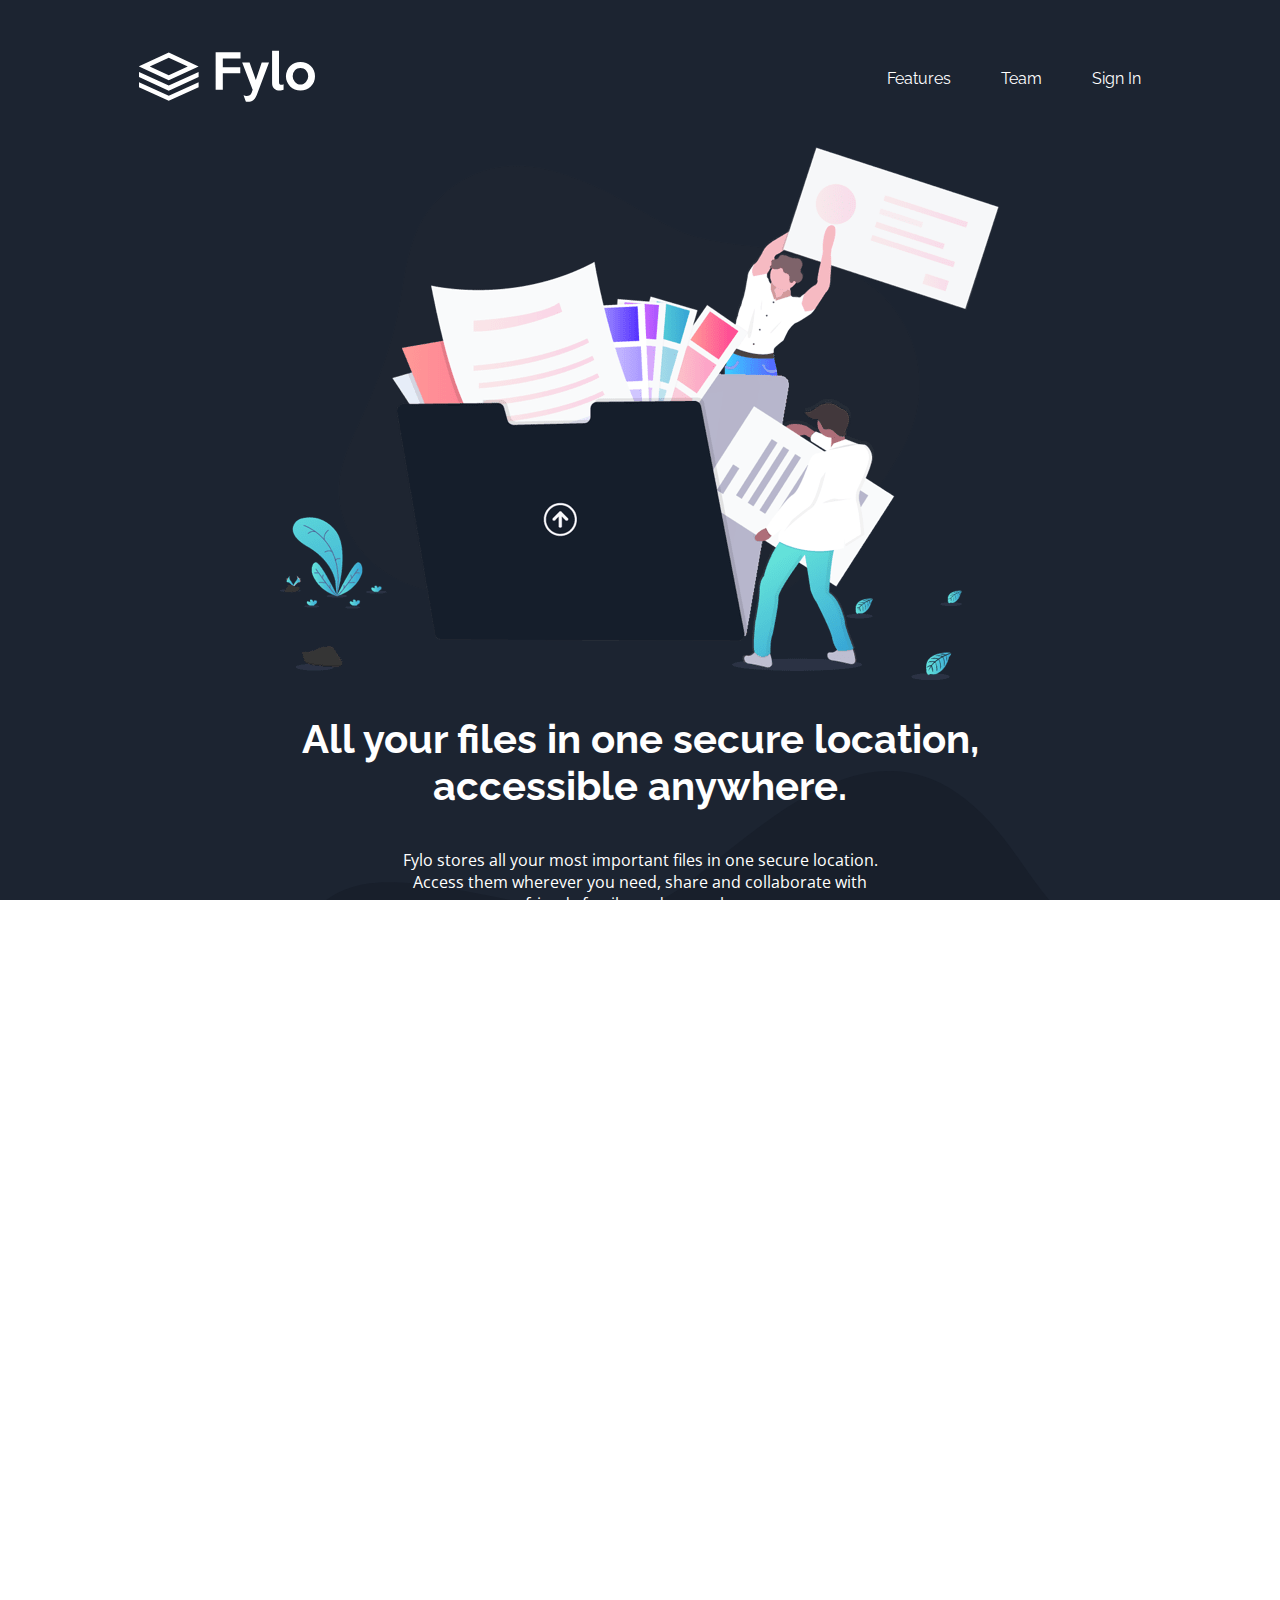
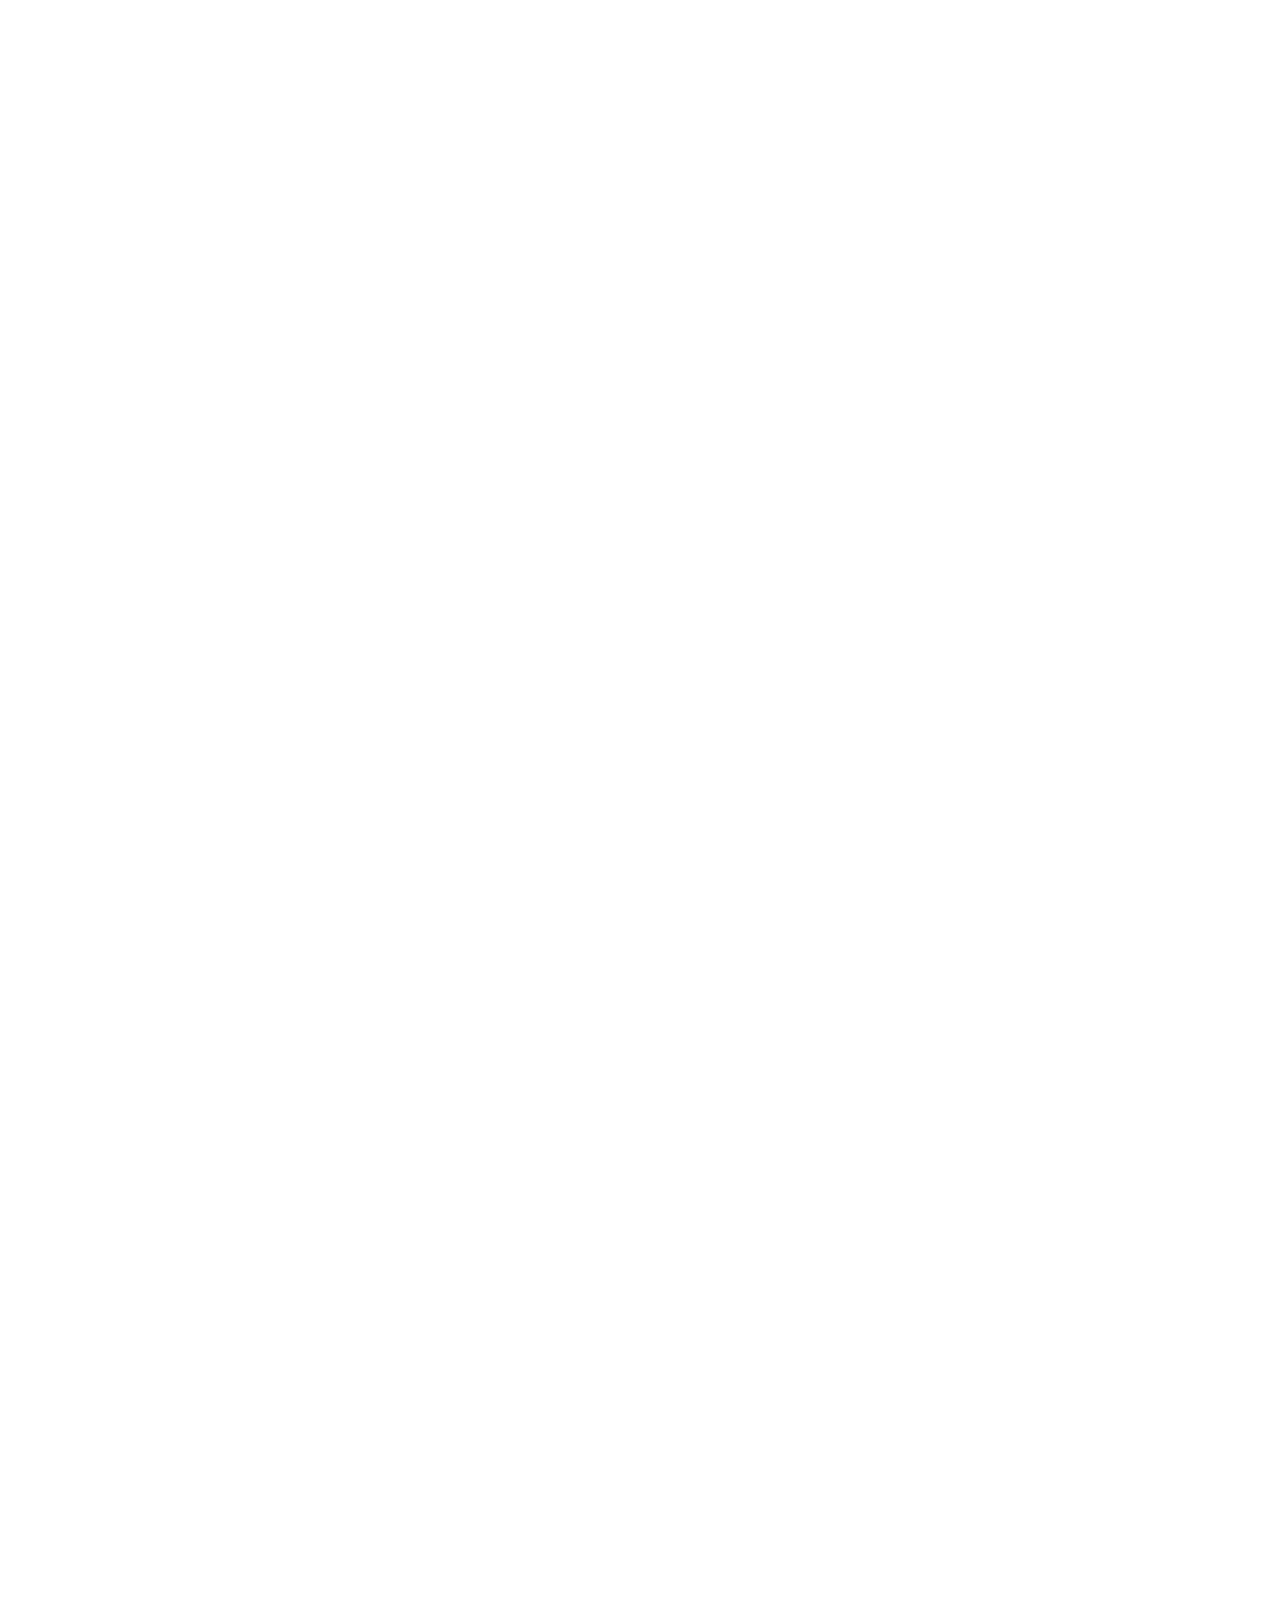
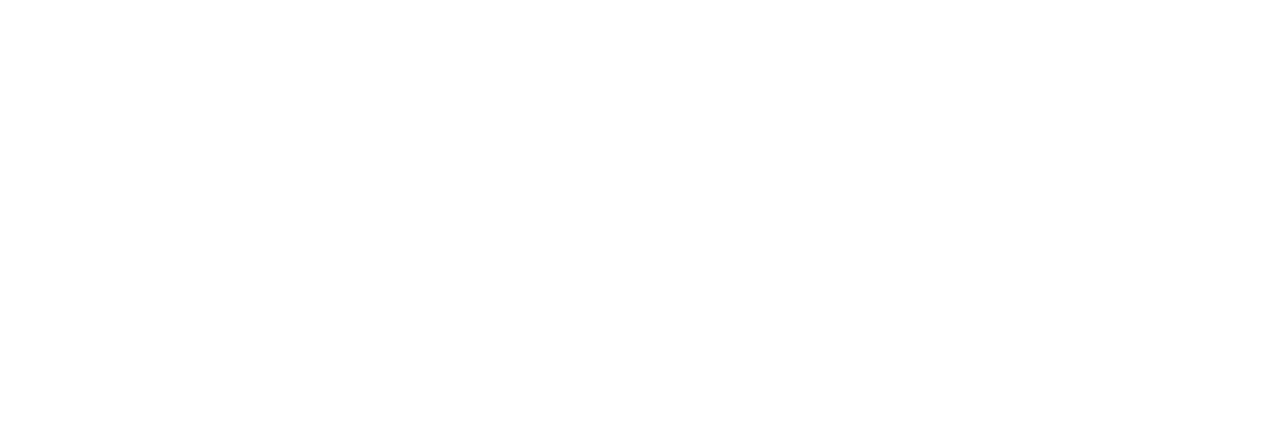
<file: index.html>
<!DOCTYPE html>
<html lang="en">

<head>
  <meta charset="UTF-8">
  <meta name="viewport" content="width=device-width, initial-scale=1.0, maximum-scale=1.0, user-scalable=no"/>
  <link rel="stylesheet" href="styles.css">
  <link rel="stylesheet" href="queries.css">
  <link href="https://fonts.googleapis.com/css2?family=Open+Sans:wght@400;700&family=Raleway:wght@400;700&display=swap" rel="stylesheet">
  <title>Fylo landing page</title>
</head>

<body>

<header class="header"> 

  <div class="container nav_header">

    <nav>

      <a href="/"><img src="images/logo.svg" alt="logo" class="logo"></a>

      <ul>
        <li><a href="">Features</a></li>
        <li><a href="">Team</a></li>
        <li><a href="">Sign In</a></li>
      </ul>

    </nav>

    <div class="top_image">
      <img src="images/illustration-intro.png" alt="main_image">
    </div>

    <div class="header_text_h1">
      <h1>All your files in one secure location, <br> accessible anywhere.</h1>
      </div>
      
      <div class="header_text_p">
        <p> Fylo stores all your most important files in one secure location. Access them wherever 
        you need, share and collaborate with friends family, and co-workers.
        </p>
      </div>

      <div class="get_started"> 
        <a href="" class="btn_primary">Get Started</a> 
      </div>

      </div>

</header>

<main>

      <section class="icons_and_text">
        <div class="container two_grid">
  
          <div class="access">
              <img src="./images/icon-access-anywhere.svg" alt="access anywhere logo">
                <h3>
                  Access your files, anywhere
                </h3>
            
                <p>
                  The ability to use a smartphone, tablet, or computer to access your account means your 
                  files follow you everywhere.  
                </p> 
          </div>

          <div class="security">
            <img src="./images/icon-security.svg" alt="security logo">
            <h3>
              Security you can trust
            </h3>

            <p>
              2-factor authentication and user-controlled encryption are just a couple of the security 
              features we allow to help secure your files.
            </p>
          </div>

          <div class="real_time">
            <img src="./images/icon-collaboration.svg" alt="collaboration logo">
            <h3>
              Real-time collaboration
            </h3>

            <p>
              Securely share files and folders with friends, family and colleagues for live collaboration. 
              No email attachments required.
            </p>
          </div>

        <div class="store">
          <img src="./images/icon-any-file.svg" alt="any-file logo">
          <h3>
            Store any type of file
          </h3>
      
          <p>
            Whether you're sharing holidays photos or work documents, Fylo has you covered allowing for all 
            file types to be securely stored and shared.
          </p>
        </div>
    

    </div>
  </section> 

  <section class="stay_productive">
    <div class="container one_grid">

    <div class="prod_img">
      <img src="images/illustration-stay-productive.png" alt="stay productive svg">
    </div>

    <div class="prod_text">
      <h2>Stay productive, <br> wherever you are.</h2>

      <p>
        Never let location be an issue when accessing your files. Fylo has you <br> covered for all of your file 
        storage needs.
      </p>

      <p>
        Securely share files and folders with friends, family and colleagues for live <br> collaboration. No email 
        attachments required.
      </p>

      <a href="" class="underline">See how Fylo works <img src="./images/icon-arrow.svg" alt="arrow"></a>
      </div>

    </div>

  </section>

  <section class="testimonials">

    <div class="container">
    <div class="flex testimonials_flex">

    <article class="testimonials_box box1">
      <p>
        Fylo has improved our team productivity by an order of magnitude. Since making the switch our team has 
        become a well-oiled collaboration machine.
      </p>

      <div class="user_info">

        <div class="profiles">
          <img src="images/profile-1.jpg" alt="profile1">
        </div>

        <div>

          <h4>
            Satish Patel
          </h4>

          <small>Founder & CEO, Huddle</small>

        </div>

      </div>
    </article>

    <article class="testimonials_box">
      <p>
        Fylo has improved our team productivity by an order of magnitude. Since making the switch our team has 
        become a well-oiled collaboration machine.
      </p>

      <div class="user_info">

        <div class="profiles">
          <img src="images/profile-2.jpg" alt="profile2">
        </div>

        <div>

          <h4>
            Bruce McKenzie
          </h4>

          <small>Founder & CEO, Huddle</small>

        </div>

      </div>
    </article>

    <article class="testimonials_box">
      <p>
        Fylo has improved our team productivity by an order of magnitude. Since making the switch our team has 
        become a well-oiled collaboration machine.
      </p>

      <div class="user_info">

        <div class="profiles">
          <img src="images/profile-3.jpg" alt="profile3">
        </div>

        <div>

          <h4>
            Iva Boyd
          </h4>

          <small>Founder & CEO, Huddle</small>

        </div>

      </div>
    </article>

    </div>
    </div>
  </section>

  <section class="early">
        <h2>Get early access today</h2>
        <p>
            It only takes a minute to sign up and our free starter tier is extremely generous. 
            If you have any questions, our support team would be happy to help you.
        </p>
        <form action="">
        <label for="email">test</label>
        <input type="email" placeholder="email@example.com" id="email" name="email"> 
        <input type="submit" id="submit" class="btn_secondary" value="Get Started For Free">
        </form>
  </section>

</main>

<footer>

  <div class="container footer">

    <div class="div_footer">  
      <a href="/"><img src="images/logo.svg" alt="logo" class="logo_footer"></a>
    </div>
    
<div class="test1">

  <div class="location">
      <img src="./images/icon-location.svg" alt="location icon" class="location_icon">
      <p class="location_text">Lorem ipsum dolor sit amet, consectetur adipiscing elit, sed do eiusmod tempor incididunt ut labore et dolore magna aliqua.</p>
  </div>

<div class="contact">
  <p class="p_one">
    <img src="./images/icon-phone.svg" alt="contact icon" class="contact_icon">
    <span>
      +1-543-123-4567
    </span>
  </p>

  <p>
    <img src="./images/icon-email.svg" alt="email icon" class="contact_icon">
    <span>
      example@fylo.com
    </span>
  </p>
</div>

<div class="footer_links1">
  <a href="">About Us</a> 
  <a href="">Jobs</a>
  <a href="">Press</a>
  <a href="">Blog</a>
</div>

<div class="footer_links2">
  <a href="">Contact Us</a>
  <a href="">Terms</a>
  <a href="">Privacy</a>
</div>

<div class="social_icons">
  <img src="./images/iconmonstr-twitter-5-32.png" alt="twitter icon"/>
  <img src="./images/iconmonstr-facebook-5-32.png" alt="facebook icon"/>
  <img src="./images/iconmonstr-instagram-15-32.png" alt="instagram icon"/>
</div>

</div>

<p class="attribution">
    <sub>Designed in Tema, by <a href="https://github.com/carrickkv2">Carrickkv2</a>.</sub>
</p>

  </div>
  </footer>

</body>

</html>
</file>
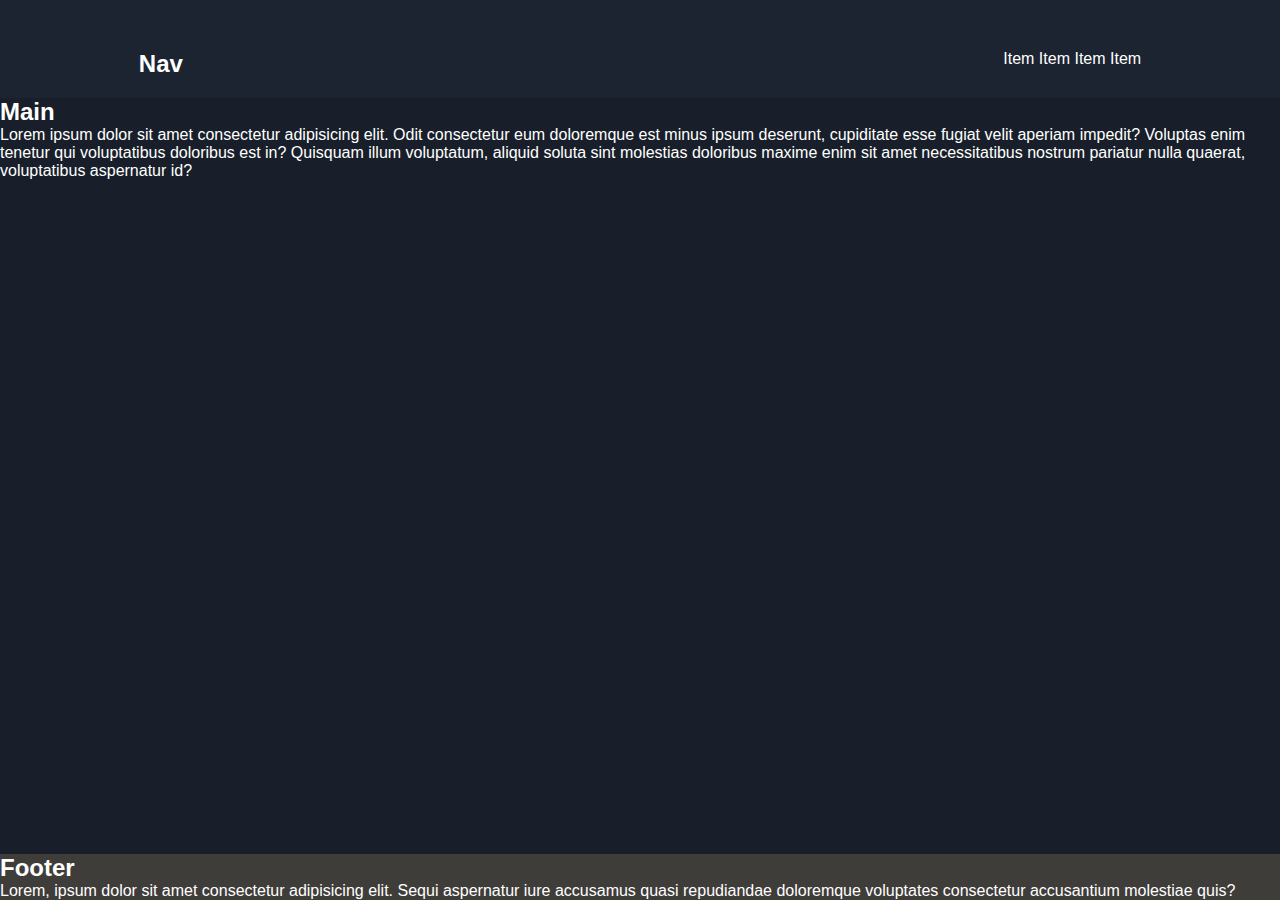
<file: grid.html>
<!DOCTYPE html>

<html>
    <head>
        <meta charset="utf-8">
        <meta http-equiv="X-UA-Compatible" content="IE=edge">
        <title>Grid</title>
        <meta name="description" content="">
        <meta name="viewport" content="width=device-width, initial-scale=1">
        <link rel="stylesheet" href="test.css">
    </head>


    <body>

        <header>

            <div class="container">
                <nav>
                    <h2>Nav</h2>
                    <ul>
                        <li>
                            <a href="">Item</a>
                            <a href="">Item</a>
                            <a href="">Item</a>
                            <a href="">Item</a>
                        </li>
                    </ul>
                </nav>
            </div>
            
        </header>

        <main>
            <h2>Main</h2>
            <p>Lorem ipsum dolor sit amet consectetur adipisicing elit. Odit consectetur eum doloremque est minus ipsum deserunt, 
                cupiditate esse fugiat velit aperiam impedit? Voluptas enim tenetur qui voluptatibus doloribus est in? Quisquam 
                illum voluptatum, aliquid soluta sint molestias doloribus maxime enim sit amet necessitatibus nostrum pariatur 
                nulla quaerat, voluptatibus aspernatur id?</p>
        </main>

        <footer>
            <h2>Footer</h2>
            <p>Lorem, ipsum dolor sit amet consectetur adipisicing elit. 
                Sequi aspernatur iure accusamus quasi repudiandae doloremque voluptates consectetur accusantium molestiae quis?</p>
        </footer>
    


        
        <script src="" async defer></script>
    </body>
</html>
</file>
<file: styles.css>
/* ---------------------------------------- */
/* BASIC SETUP */
/* ---------------------------------------- */

*,
*::before,
*::after {
    margin: 0;
    padding: 0;
    box-sizing: border-box; 
}

body {
    min-height: 100vh;
    color: hsl(0, 0%, 100%);
    font-family: 'Open Sans', sans-serif;
    font-weight: 400;
    text-rendering: optimizeLegibility;
    scroll-behavior: smooth;
    z-index: 100;
    display: grid;
    grid: 
    'header'auto 
    'main' 1fr 
    'footer'auto / 1fr;
}

html,
body {
    overscroll-behavior: none;
}

html,
body {
    width: 100%;
    height: 100%;
    margin: 0px;
    padding: 0px;
    overflow-x: hidden;
}

a, li {
    text-decoration: none;
    color: hsl(0, 0%, 100%);
    list-style-type: none;
}

h1, h2, h3, h4 { font-family: 'Raleway', sans-serif; }

header { 
    grid-area: header; 
    background-color: hsl(217, 28%, 15%);
}

main { 
    grid-area: main;
    background-color: hsl(218, 28%, 13%); 
    position: relative;
    padding-bottom: 19.375rem;
    z-index: 0;
}

footer { 
    grid-area: footer; 
    background: hsl(216, 53%, 9%);

}

img { max-width: 100%; }

/* ---------------------------------------- */
/* REUSEABLE COMPONENTS */
/* ---------------------------------------- */

.container {
    padding: 1.25rem;
    max-width: 100%;
    width: 81.42857142857143vw;
    margin: 0 auto;
}

.flex {
    display: flex;
}

/* ------- BUTTONS -------- */

.btn_primary {
    background-image: linear-gradient(to right, hsl(176, 68%, 64%), hsl(198, 60%, 50%));
    border-radius: 300px;
    padding: 0.78225rem 4.4375rem;
    text-align: center;
    border: none;
}

.btn_secondary {
    background-image: linear-gradient(to right, hsl(176, 68%, 64%), hsl(198, 60%, 50%));
    border-radius: 300px;
    padding: 0.3125rem 3rem;
    border: none;
    cursor: pointer;
}
/* ---------------------------------------- */
/* NAV */
/* ---------------------------------------- */

nav {
    margin-top: 1.875rem;
    font-family: 'Raleway', sans-serif;
    display: flex;
    justify-content: space-between;
    align-items: center;
}

nav ul {
    display: flex;
    list-style: none;
}

nav ul li {
    margin-left: 3.125rem;
}

/* ---------------------------------------- */
/* HEADER */
/* ---------------------------------------- */

header.header {
    background-color: hsl(217, 28%, 15%);
    background-image: url(../images/bg-curvy-desktop.svg);
    background-position: bottom ;
    background-repeat: no-repeat;
    background-size: 100% 23.5rem;
}

.top_image {
    margin-top: 2.5rem;
    text-align: center; 
}

.header_text_h1 {
    margin: 1.875rem 0 2.5rem 0;
    display: flex;
    justify-content: center;
    text-align: center;
    font-size: 1.26rem;
} 

.header_text_p {
    margin: auto;
    max-width: 31.25rem;
    text-align: center;
    margin-bottom: 1.5625rem;
}

.get_started {
    display: flex;
    justify-content: center;
    margin-bottom: 8.75rem;
}

/* ---------------------------------------- */
/* MAIN */
/* ---------------------------------------- */

/* ------- ICONS AND TEXT -------- */

.two_grid {
    display: grid;
    grid-template-columns: 1fr 1fr;
    gap: 5.75rem 9.1875rem;
    justify-items: center;
    align-items: center;
    margin-bottom: 8.75rem;
    padding: 0 9.375rem;
}

.access,
.security,
.real_time,
.store {
    text-align: center;
}

.access > img,
.security > img,
.real_time > img,
.store > img {
margin-bottom: 29px; 
}

.access > h3,
.security > h3,
.real_time > h3,
.store > h3 {
margin-bottom: 17px; 
}

.security {
    margin-top: -0.9375rem;
}

/* ------- STAY PRODUCTIVE -------- */

.one_grid {
    display: grid;
    grid-template-columns: 1fr 1fr;
    align-items: center;
    column-gap: 0.2em;
}

.prod_text h2 {
    font-size: 2.4rem;
    margin-top: 3.125rem;
    margin-bottom: 1.9375rem;
}

.prod_text p {
    margin-bottom: 1.3125rem;
}

.prod_text p:last-of-type {
    margin-bottom: 1.625rem;
}

.underline {
    color: hsl(176, 68%, 64%);
    padding-bottom: 5px;
    border-bottom:1px solid hsl(176, 68%, 64%);  
}

/* ------- TESTIMONIALS -------- */

.testimonials {
    margin-top: 7.5rem;
}

.testimonials_box {
    background: hsl(219, 30%, 18%);
    border-radius: 7px;
    margin: 1.25rem;
    padding: 2.6875rem 2.75rem 1.6875rem 2.125rem;
    box-shadow: 10px 10px hsla(218, 25%, 33%, 0.067);
}

.testimonials_box p {
    line-height: 1.5;
}

.user_info {
    margin-top: 1.5625rem;
    display: flex;
    align-items: center;
}

.user_info img {
    border-radius: 50%;
    height: 30px;
    width: 30px;
    object-fit: cover;
    margin-right: 0.625rem;
}

.user_info h4 {
    margin: 0;
    font-weight: 700;
}

.box1 {
    position: relative;
}

.box1:first-child::before {
    content: url('./images/bg-quotes.png');
    position: absolute;
    top: -2.1875rem;
    left: -1.6rem;
    z-index: -1;
}

/* ------- EARLY -------- */

.early {
    display: flex;
    flex-direction: column;
    align-items: center;
    justify-content: center;
    background: hsl(217, 28%, 15%);
    border-radius: 15px;
    padding: 3.125rem 5rem 2.5rem 5rem;
    position: absolute;
    left: 50%;
    transform: translateX(-50%);
    bottom: -7.5rem;
}

.early h2 {
    font-size: 2rem;
    margin-bottom: 1.875rem;
}

.early p {
    margin-bottom: 2.25rem;
    text-align: center;
}

form {
    display: flex;
    align-content: center;
}

label[for="email"] {
    border: 0;
    clip: rect(0 0 0 0);
    height: 1px;
    margin: -1px;
    overflow: hidden;
    padding: 0;
    position: absolute;
    width: 1px;
}

#email {
    width: 28.69047619047619vw;
    height: 5.2854122621564485vh;
    padding: 1.25rem 2.9375rem;
    outline: none;
    border: none;
    border-radius: 50px;
    margin-right: 1.25rem;
}

/* ---------------------------------------- */
/* FOOTER */
/* ---------------------------------------- */

footer { padding: 10.625rem 5rem 2.5rem 6.25rem; }

.logo_footer { margin-bottom: 3.5625rem; }

.test1 { display: flex; }

.location {
    display: flex;
    margin-right: 5.1875rem;
}

.location_icon {
    height: 1rem;
    margin-right: 1rem;
    align-self: flex-start;
}

.location_text {
    max-width: 21rem;
}
.contact { margin-right: 7rem; }

.p_one { margin-bottom: 1.375rem; }

.footer_links1 {
    display: flex;
    flex-direction: column;
    margin-right: 7rem;
}

.footer_links1 > a {
    margin-bottom: 1.4375rem;
}

.footer_links2 {
    display: flex;
    flex-direction: column;
    margin-right: 7rem;
}

.footer_links2 > a { margin-bottom: 1.4375rem; }

.social_icons > img { margin-right: 0.6875rem; }

.attribution {
    font-family: 'Raleway', sans-serif;
    text-align: center;
    margin-top: 3.125rem;
    margin-bottom: -2.5rem;
}


/* ---------------------------------------- */
/* END */
/* ---------------------------------------- */
</file>
<file: queries.css>
/* Small desktops to 1500 (widths bigger than the max-width of the container) */
@media only screen and (max-width: 1500px) {
    .one_grid { column-gap: 2.5em; }
    .test1 { margin-right: -100px; }
    .contact { margin-right: 5rem; }
    .footer_links2 { margin-right: 5rem; }
    .footer { width: auto; }
}


/* For footer */
@media only screen and (max-width: 1308px) {
    .location { margin-right: 3.1875rem; }
    .contact { margin-right: 4rem; }
    .footer_links1 { margin-right: 4rem; }
    .footer_links2 { margin-right: 4rem; }
}


/* Big tablets to small desktops */
@media only screen and (max-width: 1200px) {
    .social_icons {
        display: flex;
        flex-direction: column;
    }

    .social_icons > img { margin-bottom: 1rem; }
    .location { margin-right: 4.1875rem; }

    header.header {
        background-color: hsl(217, 28%, 15%);
        background-image: url(../images/bg-curvy-desktop.svg);
        background-position: bottom;
        background-repeat: no-repeat;
        background-size: 120% 23.5rem;
    }
}


/* For footer again */
@media only screen and (max-width: 1199px) {
    .location { margin-right: 4.1875rem; }
    .contact { margin-right: 5rem; }
    .footer_links1 { margin-right: 5rem; }
    .footer_links2 { margin-right: 5rem; }
    .footer { width: auto; }

    .logo_footer {
        margin-left: -60px;
        margin-bottom: 4rem;
    }

    .test1 {
        margin-left: -60px;
    }

    .profiles { margin-right: 10px; }
}


/* For footer again */
@media only screen and (max-width: 1140px) {
    .location { margin-right: 2.1875rem; }
    .contact { margin-right: 3rem; }
    .footer_links1 { margin-right: 5rem; }
    .footer_links2 { margin-right: 5rem; }
    .footer { width: auto; }

    .logo_footer {
        margin-left: -60px;
        margin-bottom: 4rem;
    }

    .test1 {
        margin-left: -60px;
    }

    .profiles { margin-right: 10px; }
}


/* Small tablets to big tablets */
@media only screen and (max-width: 1040px) {
    .header_text_h1 { font-size: 1rem; }

    .two_grid {
        margin-left: 75px;
        align-items: initial;
        padding: 0;
    }

    .prod_text h2 { font-size: 2rem; }
    .prod_img { min-width: 370px; }

    .one_grid { 
        margin-left: 0; 
        grid-template-columns: 1fr 330px;
    }

    header.header {
        background-color: hsl(217, 28%, 15%);
        background-image: url(../images/bg-curvy-desktop.svg);
        background-position: bottom;
        background-repeat: no-repeat;
        background-size: 170% 23.5rem;
    }

    .testimonials_flex { display: initial; }
    .testimonials_box { margin-bottom: 40px; }
    .test1 { display: initial; }
    .location { margin-bottom: 2rem; }
    .footer_links1 { margin-bottom: 45px; }
    .footer_links2 { margin-bottom: 3rem; }

    .logo_footer {
        margin-left: 0;
        margin-bottom: 2rem;
    }

    .contact { margin-bottom: 70px; }
    .contact > p { margin-bottom: 2rem; }
    .contact_icon { margin-right: 10px; }
    .footer_links1 a:last-of-type { margin-bottom: -1px; }

    .social_icons {
        justify-content: center;
        flex-direction: row;
    }
}


/* Small phones to small tablets */
@media only screen and (max-width: 767px) {
    .two_grid { 
        grid-template-columns: initial; 
        margin-left: 50px;
        margin-bottom: 8rem;
    }

    .one_grid { 
        grid-template-columns: initial;
        margin-left: 50px;
    }

    .prod_text br { display: none; }

    .nav_header {
        padding: 0;
        margin-left: 50px;
    }

    .footer { margin-left: -100px; }
    .social_icons { margin-left: 170px; }
    .attribution { margin-left: 170px; }
}


/* For logo */
@media only screen and (max-width: 673px) {
    .btn_secondary {
        padding: 1rem 2rem;
    }

    .logo {
        width: 102px;
        height: 34px;
    }

    form { flex-direction: column; }
    .early { bottom: -12.5rem; }

    .footer { margin-top: 120px; }

    #email,
    #submit {
        width: 380px;
        margin: 0 0 25px 0;
    }
}


/* For early */
@media only screen and (max-width: 607px) {
    .btn_secondary {
        padding: 1rem 2rem;
    }

    .early {
        padding: 2rem 3rem 1rem 3rem;
    }
    .early h2 {
        font-size: 1.7rem;
        margin-bottom: 1.875rem;
    }

    #email,
    #submit {
        width: 300px;
        margin: 0 0 25px 0;
    }

    .footer { margin-left: -100px; }
    .social_icons { margin-left: 170px; }
    .attribution { margin-left: 170px; }
}


/* For logo */
@media only screen and (max-width: 500px) {
    .logo {
        width: 80px;
        height: 25px;
    }

    header.header {
        background-color: hsl(217, 28%, 15%);
        background-image: url(./images/bg-curvy-mobile.svg);
        background-position: bottom;
        background-repeat: no-repeat;
        background-size: 170% 23.5rem;
    }

    .footer { margin-left: -100px; }
    .social_icons { margin-left: 170px; }
    .attribution {margin-left: 170px; } 
}


/* Smaller phones to small phones */
@media only screen and (max-width: 460px) {
    .logo {
        width: 80px;
        height: 25px;
    }

    nav { margin-left: -20px; }
    .nav_header { margin-left: 46px; }
    .one_grid { margin-left: 30px; }
}


/* Smaller phones */
@media only screen and (max-width: 375px) {
   

    .two_grid { margin-left: 35px; }
    .one_grid { margin-left: -15px; }
    nav ul li { margin-left: 1.125rem; }
    nav { font-size: 0.9rem; }
    nav ul { margin-right: 10px; }
    .one_grid { font-size: 0.9rem; }
    .prod_img { min-width: 320px; }
    .prod_text h2 { font-size: 1.2rem; }
    .one_grid { margin-left: 10px; }
    .test1 { padding-left: 500px; }


}












































/*
@media only screen and (max-width: 1661px) {
    .one_grid {
        column-gap: 2em;
    }
}

@media only screen and (max-width: 1593px) and (min-width: 15562px) {
    .footer_links2 {
        margin-right: 85px;
    }
}

@media only screen and (max-width: 768px) {
    .two_grid {
        margin-left: 75px;
        align-items: initial;
        padding: 0;
        
    }
}

@media only screen and (max-width: 1661px) {
    .one_grid {
        column-gap: 2em;
    }
}
@media only screen and (max-width: 1661px) {
    .one_grid {
        column-gap: 2em;
    }
}


@media only screen and (max-width: 1661px) {
    .one_grid {
        column-gap: 2em;
    }
}

@media only screen and (max-width: 1024px) {
    header.header {
        background-color: hsl(217, 28%, 15%);
        background-image: url(../images/bg-curvy-desktop.svg);
        background-position: bottom;
        background-repeat: no-repeat;
        background-size: 120% 23.5rem;
    }
}
@media only screen and (max-width: 800px) {
    .header_text_h1 {
        font-size: 1rem;  
    }
}

*/
</file>
<file: test.css>
* {
    margin: 0;
    padding: 0;
    box-sizing: border-box;
}

body {
    min-height: 100vh;
    display: grid;
    
    grid-template-rows: 1fr 1fr 1fr;
    grid: 'header header' 1fr
    'main main' 1fr
    'footer footer' 1fr;
}

header { 
    grid-area: header; 
    background: #3a3a3a5e;
}
main { 
    grid-area: main;
    background: #6142425e;
}

footer { 
    grid-area: footer; 
    background: #8171585e;
    
}

/* ---------------------------------------- */
/* BASIC SETUP */
/* ---------------------------------------- */

*,
*::before,
*::after {
    margin: 0;
    padding: 0;
    box-sizing: border-box;
}

body {
    min-height: 100vh;
    background-color: hsl(218, 28%, 13%);
    color: hsl(0, 0%, 100%);
    font-family: 'Open Sans', sans-serif;
    font-weight: 400;
    text-rendering: optimizeLegibility;
    scroll-behavior: smooth;
    display: grid;
    grid:
        'header'auto 'main'1fr 'footer'auto / 1fr;
}

a,
li {
    text-decoration: none;
    color: hsl(0, 0%, 100%);
    list-style-type: none;
}

h1,
h2,
h3 {
    font-family: 'Raleway', sans-serif;
}

header {
    grid-area: header;
    background-color: hsl(217, 28%, 15%);
}

main {
    grid-area: main;
    background-color: hsl(218, 28%, 13%);
}

footer {
    grid-area: footer;
}

img {
    max-width: 100%;
}

/* ---------------------------------------- */
/* REUSEABLE COMPONENTS */
/* ---------------------------------------- */

.container {
    padding: 20px;
    max-width: 100%;
    width: 81.42857142857143vw;
    margin: 0 auto;
}

.flex {
    display: flex;
}

/* ------- BUTTONS -------- */
.btn {
    background-image: linear-gradient(to right, hsl(176, 68%, 64%), hsl(198, 60%, 50%));
    border-radius: 300px;
    padding: 0.78225rem 4.4375rem;
    text-align: center;
    border: none;
}

/* ---------------------------------------- */
/* NAV */
/* ---------------------------------------- */

nav {
    margin-top: 1.875rem;
    font-family: 'Raleway', sans-serif;
    display: flex;
    justify-content: space-between;
    align-items: start;
}

nav ul {
    display: flex;
    list-style: none;
}

nav ul li {
    margin-left: 3.125rem;
}

/* ---------------------------------------- */
/* HEADER */
/* ---------------------------------------- */

/* ------- HERO -------- */

header.header {
    background-color: hsl(217, 28%, 15%);
    background-image: url(../images/bg-curvy-desktop.svg);
    background-position: center;
    background-repeat: no-repeat;
    background-size: 100% 23rem;
}


.top_image {
    margin-top: 40px;
    text-align: center;
    margin: auto;
}

.header_text_h1 {
    margin: 30px 0 40px 0px;
    display: flex;
    justify-content: center;
    text-align: center;
    font-size: 1.26rem;
}

.header_text_p {
    margin: auto;
    max-width: 500px;
    text-align: center;
    margin-bottom: 25px;
}

.get_started {
    display: flex;
    justify-content: center;
}

/* ------- ICONS AND TEXT -------- */

.icons_and_text {
    background: hsl(218, 28%, 13%);
}

.two_grid {
    display: grid;
    grid-template-columns: 1fr 1fr;
    gap: 92px 147px;
    justify-items: center;
    align-items: center;
    margin: 228px 0;
    padding: 0 150px;
}

.access,
.security,
.real_time,
.store {
    max-width: 450px;
    text-align: center;
}

.security {
    margin-top: -15px;
}






/* ---------------------------------------- */
/* MAIN */
/* ---------------------------------------- */






















/* ------- HEADINGS -------- */

/* ------- PARAGRAPHS -------- */

/* ------- ICONS -------- */

/* ------- BUTTONS -------- */

/*
.stay_productive > div {
    display: grid;
    grid: 'prod_text prod_img'
    ;
    
}

.prod_img {
    display: grid;
    grid-area: prod_img;
}

.prod_text {
    display: grid;
    grid-area: prod_text;
    
}
*/
</file>
